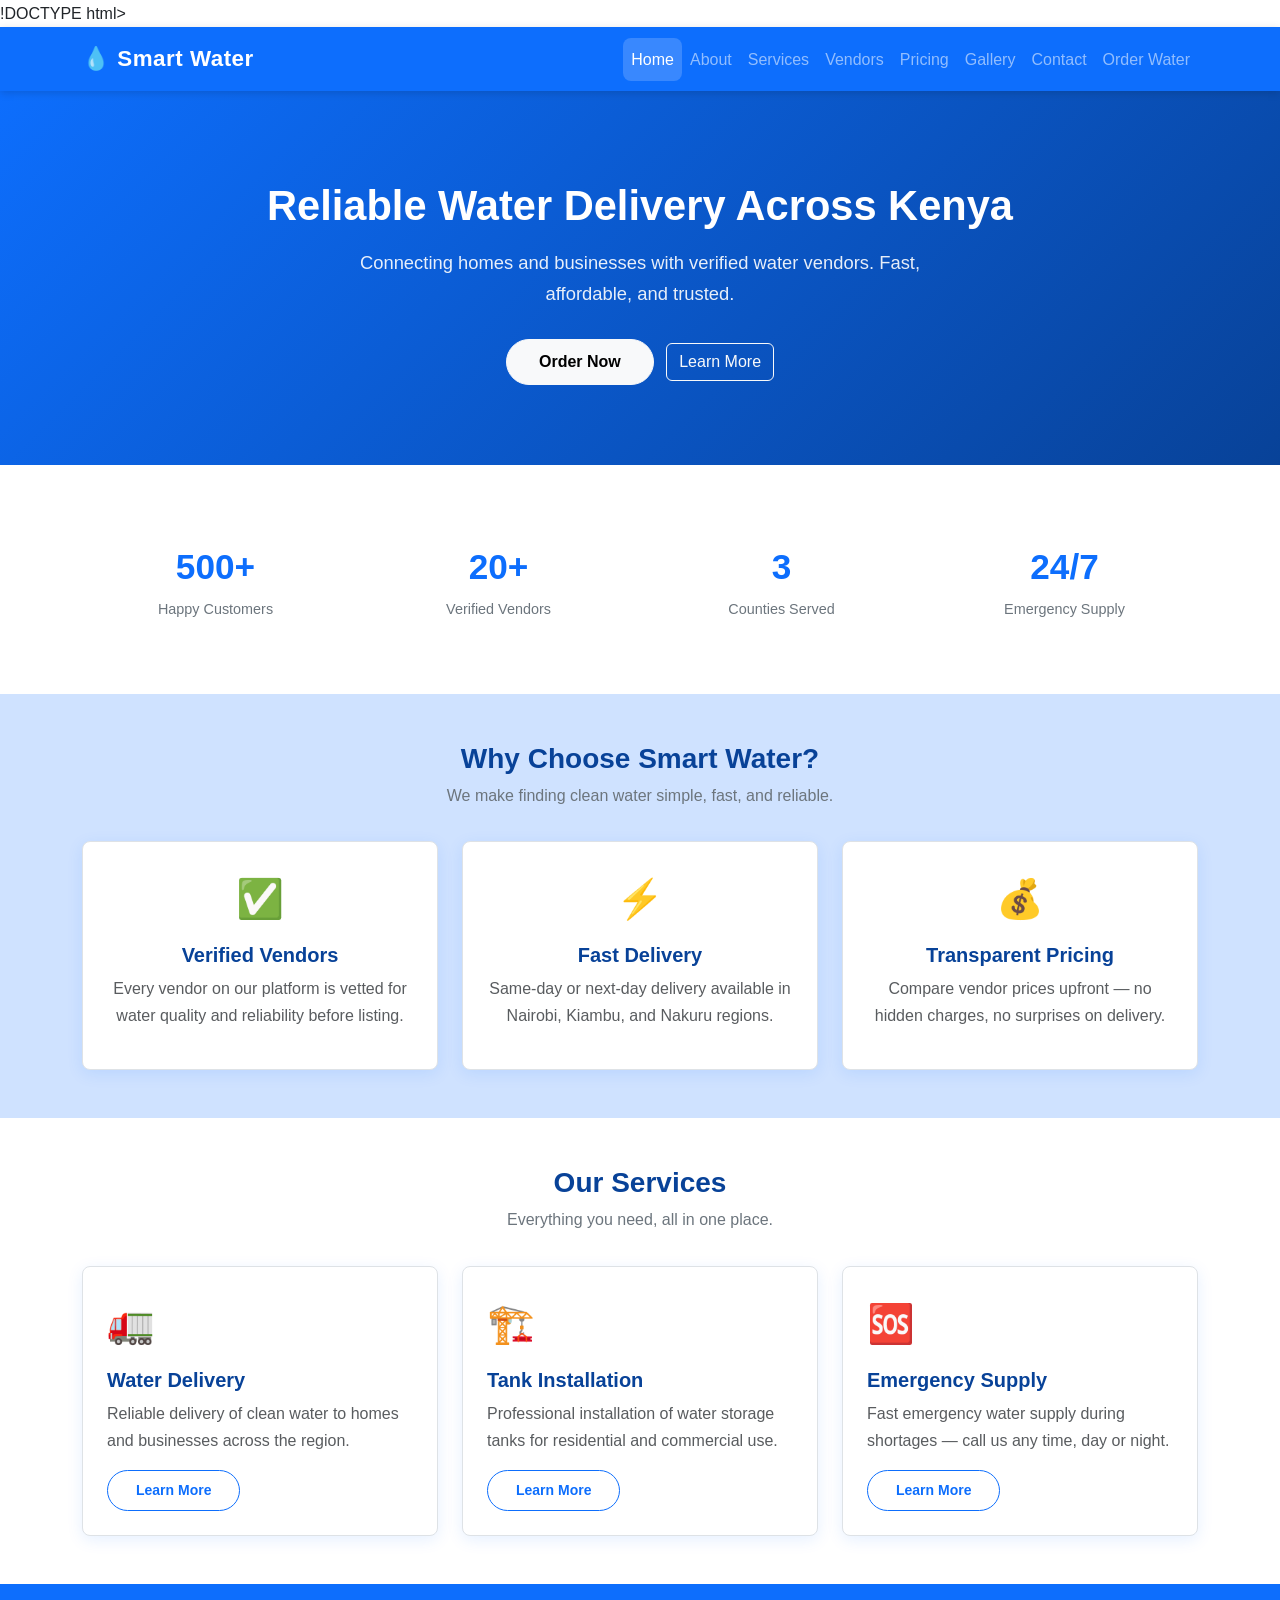
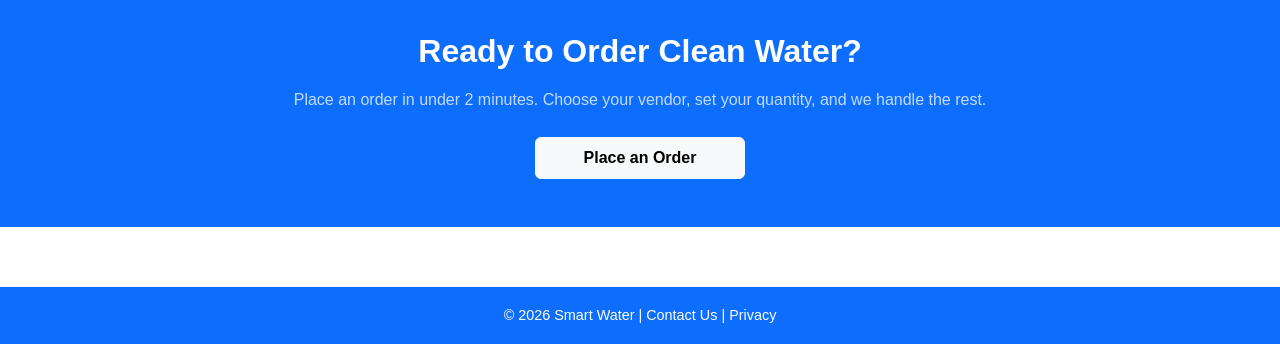
<file: index.html>
!DOCTYPE html>
<html lang="en">
<head>
    <meta charset="UTF-8">
    <meta name="viewport" content="width=device-width, initial-scale=1.0">
    <title>Smart Water – Reliable Water Delivery in Kenya</title>
 
    <link href="https://cdn.jsdelivr.net/npm/bootstrap@5.3.7/dist/css/bootstrap.min.css" rel="stylesheet">
    <link rel="stylesheet" href="css/style.css">
</head>
<body>
 
<!-- ===== NAVIGATION ===== -->
<nav class="navbar navbar-expand-lg navbar-dark bg-primary">
    <div class="container">
        <a class="navbar-brand" href="index.html">💧 Smart Water</a>
 
        <button class="navbar-toggler" type="button"
                data-bs-toggle="collapse" data-bs-target="#navbarNav"
                aria-controls="navbarNav" aria-expanded="false"
                aria-label="Toggle navigation">
            <span class="navbar-toggler-icon"></span>
        </button>
 
        <div class="collapse navbar-collapse" id="navbarNav">
            <ul class="navbar-nav ms-auto">
                <li class="nav-item"><a class="nav-link active" aria-current="page" href="index.html">Home</a></li>
                <li class="nav-item"><a class="nav-link" href="about.html">About</a></li>
                <li class="nav-item"><a class="nav-link" href="services.html">Services</a></li>
                <li class="nav-item"><a class="nav-link" href="vendors.html">Vendors</a></li>
                <li class="nav-item"><a class="nav-link" href="pricing.html">Pricing</a></li>
                <li class="nav-item"><a class="nav-link" href="gallery.html">Gallery</a></li>
                <li class="nav-item"><a class="nav-link" href="contact.html">Contact</a></li>
                <li class="nav-item"><a class="nav-link" href="order.html">Order Water</a></li>
            </ul>
        </div>
    </div>
</nav>
 
<!-- ===== HERO ===== -->
<section class="hero">
    <div class="container">
        <h1>Reliable Water Delivery Across Kenya</h1>
        <p>Connecting homes and businesses with verified water vendors. Fast, affordable, and trusted.</p>
        <a href="order.html" class="btn btn-light me-2">Order Now</a>
        <a href="about.html" class="btn btn-outline-light">Learn More</a>
    </div>
</section>
 
<!-- ===== STATS ===== -->
<section class="container py-5">
    <div class="row text-center g-3">
        <div class="col-6 col-md-3">
            <div class="stat-box">
                <span class="stat-number">500+</span>
                <span class="stat-label">Happy Customers</span>
            </div>
        </div>
        <div class="col-6 col-md-3">
            <div class="stat-box">
                <span class="stat-number">20+</span>
                <span class="stat-label">Verified Vendors</span>
            </div>
        </div>
        <div class="col-6 col-md-3">
            <div class="stat-box">
                <span class="stat-number">3</span>
                <span class="stat-label">Counties Served</span>
            </div>
        </div>
        <div class="col-6 col-md-3">
            <div class="stat-box">
                <span class="stat-number">24/7</span>
                <span class="stat-label">Emergency Supply</span>
            </div>
        </div>
    </div>
</section>
 
<!-- ===== WHY CHOOSE US ===== -->
<section class="bg-blue-light py-5">
    <div class="container">
        <h2 class="section-title text-center">Why Choose Smart Water?</h2>
        <p class="section-subtitle text-center">
            We make finding clean water simple, fast, and reliable.
        </p>
        <div class="row g-4 justify-content-center">
            <div class="col-md-4">
                <div class="card h-100">
                    <div class="card-body text-center p-4">
                        <span class="service-icon">✅</span>
                        <h5>Verified Vendors</h5>
                        <p class="text-muted">Every vendor on our platform is vetted for water quality and reliability before listing.</p>
                    </div>
                </div>
            </div>
            <div class="col-md-4">
                <div class="card h-100">
                    <div class="card-body text-center p-4">
                        <span class="service-icon">⚡</span>
                        <h5>Fast Delivery</h5>
                        <p class="text-muted">Same-day or next-day delivery available in Nairobi, Kiambu, and Nakuru regions.</p>
                    </div>
                </div>
            </div>
            <div class="col-md-4">
                <div class="card h-100">
                    <div class="card-body text-center p-4">
                        <span class="service-icon">💰</span>
                        <h5>Transparent Pricing</h5>
                        <p class="text-muted">Compare vendor prices upfront — no hidden charges, no surprises on delivery.</p>
                    </div>
                </div>
            </div>
        </div>
    </div>
</section>
 
<!-- ===== SERVICES OVERVIEW ===== -->
<section class="container py-5">
    <h2 class="section-title text-center">Our Services</h2>
    <p class="section-subtitle text-center">Everything you need, all in one place.</p>
 
    <div class="row g-4">
        <div class="col-md-4">
            <div class="card h-100">
                <div class="card-body p-4">
                    <span class="service-icon">🚛</span>
                    <h5>Water Delivery</h5>
                    <p class="text-muted">Reliable delivery of clean water to homes and businesses across the region.</p>
                    <a href="services.html" class="btn btn-outline-primary btn-sm">Learn More</a>
                </div>
            </div>
        </div>
 
        <div class="col-md-4">
            <div class="card h-100">
                <div class="card-body p-4">
                    <span class="service-icon">🏗️</span>
                    <h5>Tank Installation</h5>
                    <p class="text-muted">Professional installation of water storage tanks for residential and commercial use.</p>
                    <a href="services.html" class="btn btn-outline-primary btn-sm">Learn More</a>
                </div>
            </div>
        </div>
 
        <div class="col-md-4">
            <div class="card h-100">
                <div class="card-body p-4">
                    <span class="service-icon">🆘</span>
                    <h5>Emergency Supply</h5>
                    <p class="text-muted">Fast emergency water supply during shortages — call us any time, day or night.</p>
                    <a href="services.html" class="btn btn-outline-primary btn-sm">Learn More</a>
                </div>
            </div>
        </div>
    </div>
</section>
 
<!-- ===== CALL TO ACTION ===== -->
<section class="bg-primary text-white text-center py-5">
    <div class="container">
        <h2 class="fw-bold mb-3">Ready to Order Clean Water?</h2>
        <p class="mb-4 opacity-75">Place an order in under 2 minutes. Choose your vendor, set your quantity, and we handle the rest.</p>
        <a href="order.html" class="btn btn-light px-5 py-2 fw-semibold">Place an Order</a>
    </div>
</section>
 
<!-- ===== FOOTER ===== -->
<footer class="bg-primary text-white text-center p-3">
    <p>&copy; 2026 Smart Water | <a href="contact.html" class="text-white">Contact Us</a> | <a href="privacy.html" class="text-white">Privacy</a></p>
</footer>
 
<script src="https://cdn.jsdelivr.net/npm/bootstrap@5.3.7/dist/js/bootstrap.bundle.min.js"></script>
<script src="js/script.js"></script>
</body>
</html>
</file>
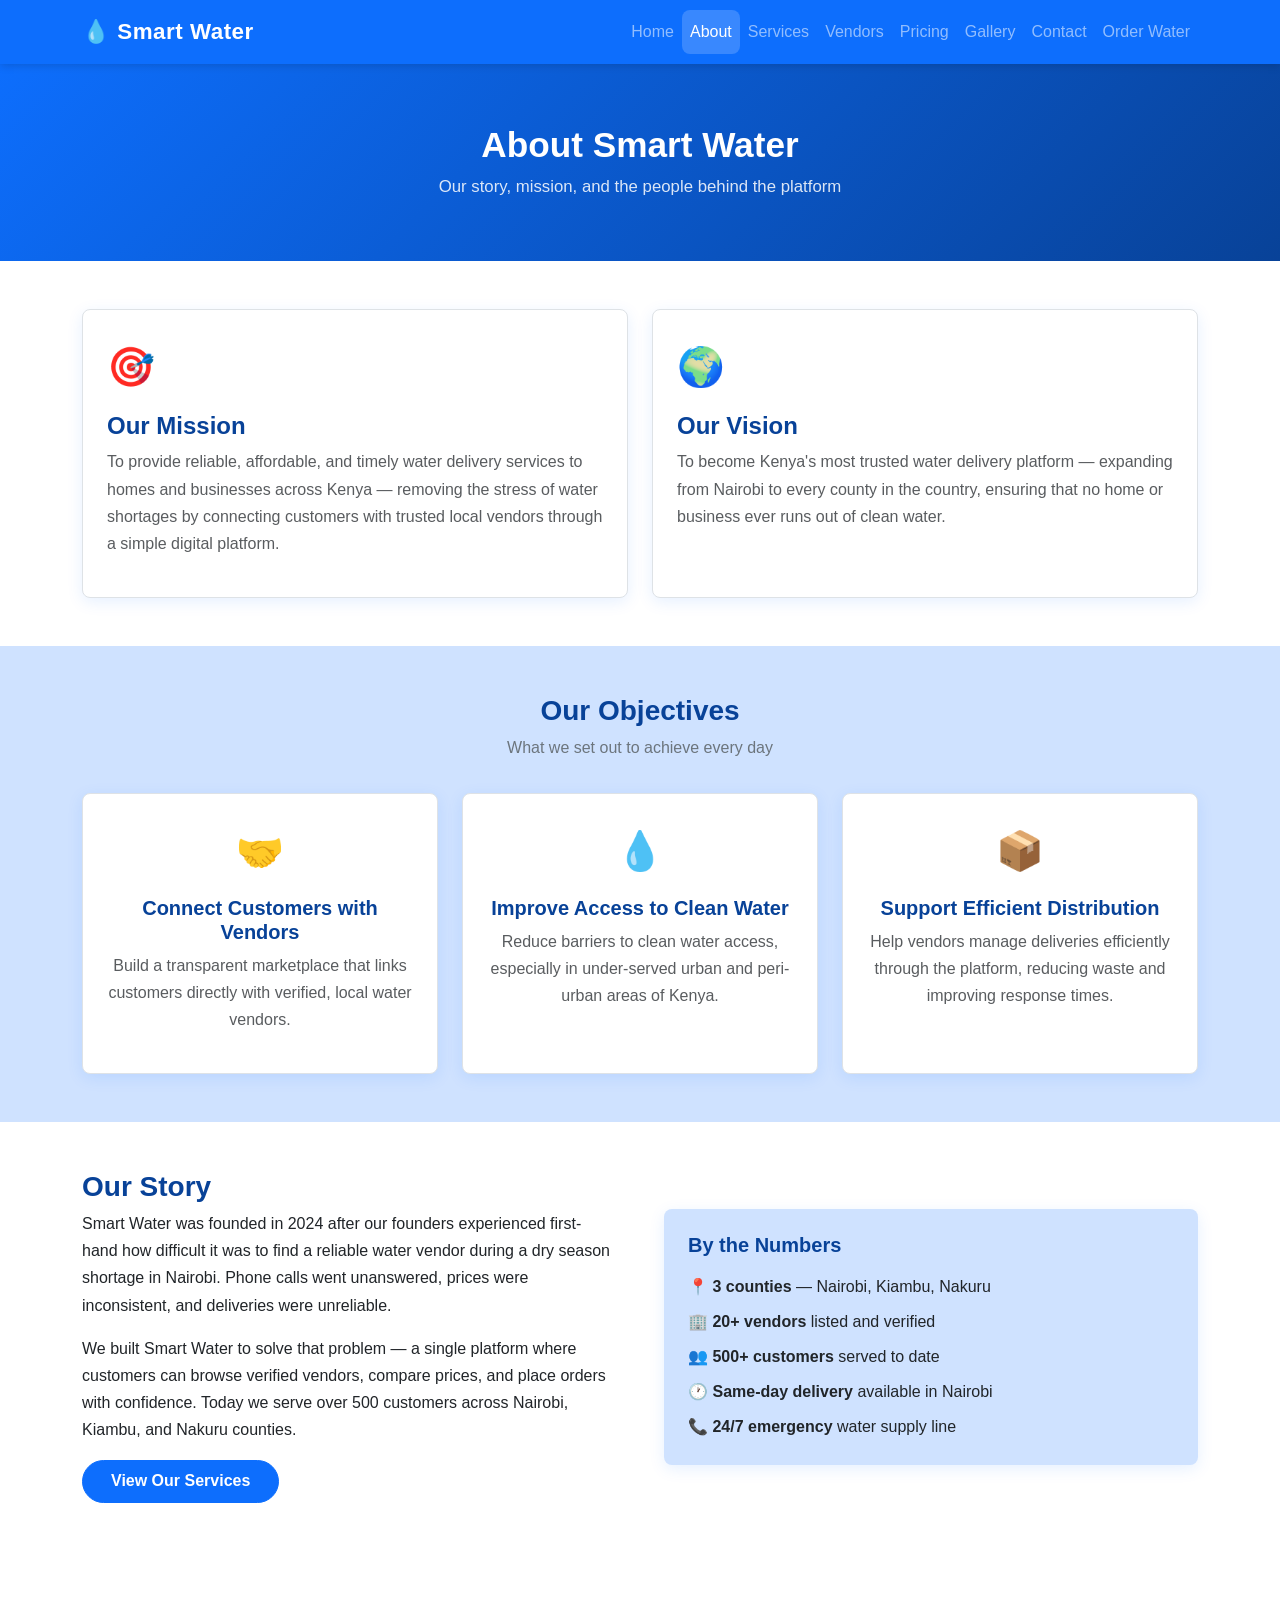
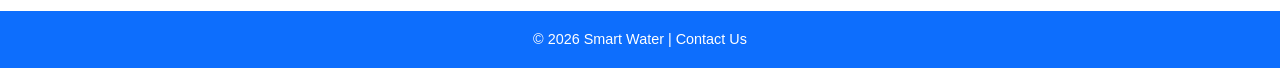
<file: about.html>
<!DOCTYPE html>
<html lang="en">
<head>
    <meta charset="UTF-8">
    <meta name="viewport" content="width=device-width, initial-scale=1.0">
    <title>About – Smart Water</title>

    <link href="https://cdn.jsdelivr.net/npm/bootstrap@5.3.7/dist/css/bootstrap.min.css" rel="stylesheet">
    <link rel="stylesheet" href="css/style.css">
</head>
<body>

<!-- ===== NAVIGATION ===== -->
<nav class="navbar navbar-expand-lg navbar-dark bg-primary">
    <div class="container">
        <a class="navbar-brand" href="index.html">💧 Smart Water</a>

        <button class="navbar-toggler" type="button"
                data-bs-toggle="collapse" data-bs-target="#navbarNav"
                aria-controls="navbarNav" aria-expanded="false"
                aria-label="Toggle navigation">
            <span class="navbar-toggler-icon"></span>
        </button>

        <div class="collapse navbar-collapse" id="navbarNav">
            <ul class="navbar-nav ms-auto">
                <li class="nav-item"><a class="nav-link" href="index.html">Home</a></li>
                <li class="nav-item"><a class="nav-link active" aria-current="page" href="about.html">About</a></li>
                <li class="nav-item"><a class="nav-link" href="services.html">Services</a></li>
                <li class="nav-item"><a class="nav-link" href="vendors.html">Vendors</a></li>
                <li class="nav-item"><a class="nav-link" href="pricing.html">Pricing</a></li>
                <li class="nav-item"><a class="nav-link" href="gallery.html">Gallery</a></li>
                <li class="nav-item"><a class="nav-link" href="contact.html">Contact</a></li>
                <li class="nav-item"><a class="nav-link" href="order.html">Order Water</a></li>
            </ul>
        </div>
    </div>
</nav>

<!-- ===== PAGE HEADER ===== -->
<section class="page-header">
    <div class="container">
        <h1>About Smart Water</h1>
        <p>Our story, mission, and the people behind the platform</p>
    </div>
</section>

<!-- ===== MISSION & VISION ===== -->
<section class="container py-5">
    <div class="row g-4 align-items-stretch">

        <div class="col-md-6">
            <div class="card h-100">
                <div class="card-body p-4">
                    <span class="service-icon">🎯</span>
                    <h4>Our Mission</h4>
                    <p class="text-muted">
                        To provide reliable, affordable, and timely water delivery services
                        to homes and businesses across Kenya — removing the stress of water
                        shortages by connecting customers with trusted local vendors through
                        a simple digital platform.
                    </p>
                </div>
            </div>
        </div>

        <div class="col-md-6">
            <div class="card h-100">
                <div class="card-body p-4">
                    <span class="service-icon">🌍</span>
                    <h4>Our Vision</h4>
                    <p class="text-muted">
                        To become Kenya's most trusted water delivery platform — expanding
                        from Nairobi to every county in the country, ensuring that no home or
                        business ever runs out of clean water.
                    </p>
                </div>
            </div>
        </div>

    </div>
</section>

<!-- ===== OBJECTIVES ===== -->
<section class="bg-blue-light py-5">
    <div class="container">
        <h2 class="section-title text-center">Our Objectives</h2>
        <p class="section-subtitle text-center">What we set out to achieve every day</p>

        <div class="row g-4">
            <div class="col-md-4">
                <div class="card h-100">
                    <div class="card-body p-4 text-center">
                        <span class="service-icon">🤝</span>
                        <h5>Connect Customers with Vendors</h5>
                        <p class="text-muted">Build a transparent marketplace that links customers directly with verified, local water vendors.</p>
                    </div>
                </div>
            </div>
            <div class="col-md-4">
                <div class="card h-100">
                    <div class="card-body p-4 text-center">
                        <span class="service-icon">💧</span>
                        <h5>Improve Access to Clean Water</h5>
                        <p class="text-muted">Reduce barriers to clean water access, especially in under-served urban and peri-urban areas of Kenya.</p>
                    </div>
                </div>
            </div>
            <div class="col-md-4">
                <div class="card h-100">
                    <div class="card-body p-4 text-center">
                        <span class="service-icon">📦</span>
                        <h5>Support Efficient Distribution</h5>
                        <p class="text-muted">Help vendors manage deliveries efficiently through the platform, reducing waste and improving response times.</p>
                    </div>
                </div>
            </div>
        </div>
    </div>
</section>

<!-- ===== OUR STORY ===== -->
<section class="container py-5">
    <div class="row align-items-center g-5">
        <div class="col-md-6">
            <h2 class="section-title">Our Story</h2>
            <p>
                Smart Water was founded in 2024 after our founders experienced first-hand
                how difficult it was to find a reliable water vendor during a dry season
                shortage in Nairobi. Phone calls went unanswered, prices were inconsistent,
                and deliveries were unreliable.
            </p>
            <p>
                We built Smart Water to solve that problem — a single platform where
                customers can browse verified vendors, compare prices, and place orders
                with confidence. Today we serve over 500 customers across Nairobi,
                Kiambu, and Nakuru counties.
            </p>
            <a href="services.html" class="btn btn-primary">View Our Services</a>
        </div>
        <div class="col-md-6">
            <div class="card bg-blue-light border-0">
                <div class="card-body p-4">
                    <h5 class="text-blue-dark fw-bold mb-3">By the Numbers</h5>
                    <ul class="list-unstyled mb-0">
                        <li class="mb-2">📍 <strong>3 counties</strong> — Nairobi, Kiambu, Nakuru</li>
                        <li class="mb-2">🏢 <strong>20+ vendors</strong> listed and verified</li>
                        <li class="mb-2">👥 <strong>500+ customers</strong> served to date</li>
                        <li class="mb-2">🕐 <strong>Same-day delivery</strong> available in Nairobi</li>
                        <li>📞 <strong>24/7 emergency</strong> water supply line</li>
                    </ul>
                </div>
            </div>
        </div>
    </div>
</section>

<!-- ===== FOOTER ===== -->
<footer class="bg-primary text-white text-center p-3">
    <p>&copy; 2026 Smart Water | <a href="contact.html" class="text-white">Contact Us</a></p>
</footer>

<script src="https://cdn.jsdelivr.net/npm/bootstrap@5.3.7/dist/js/bootstrap.bundle.min.js"></script>
<script src="js/script.js"></script>
</body>
</html>
</file>
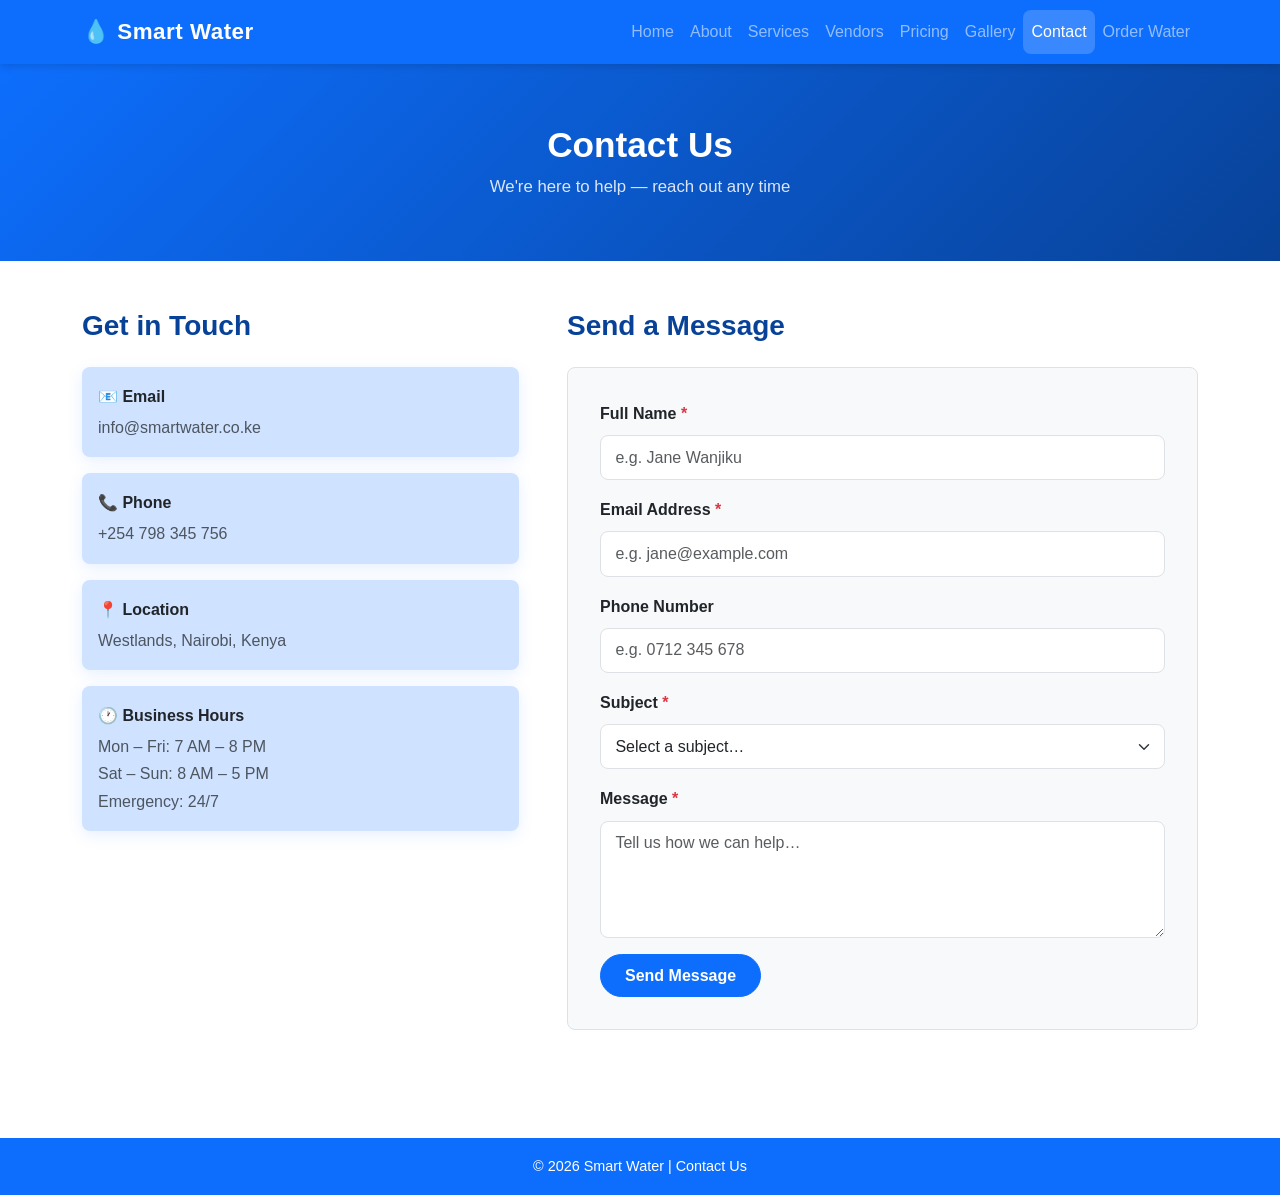
<file: contact.html>
<!DOCTYPE html>
<html lang="en">
<head>
    <meta charset="UTF-8">
    <meta name="viewport" content="width=device-width, initial-scale=1.0">
    <title>Contact – Smart Water</title>

    <link href="https://cdn.jsdelivr.net/npm/bootstrap@5.3.7/dist/css/bootstrap.min.css" rel="stylesheet">
    <link rel="stylesheet" href="css/style.css">
</head>
<body>

<!-- ===== NAVIGATION ===== -->
<nav class="navbar navbar-expand-lg navbar-dark bg-primary">
    <div class="container">
        <a class="navbar-brand" href="index.html">💧 Smart Water</a>

        <button class="navbar-toggler" type="button"
                data-bs-toggle="collapse" data-bs-target="#navbarNav"
                aria-controls="navbarNav" aria-expanded="false"
                aria-label="Toggle navigation">
            <span class="navbar-toggler-icon"></span>
        </button>

        <div class="collapse navbar-collapse" id="navbarNav">
            <ul class="navbar-nav ms-auto">
                <li class="nav-item"><a class="nav-link" href="index.html">Home</a></li>
                <li class="nav-item"><a class="nav-link" href="about.html">About</a></li>
                <li class="nav-item"><a class="nav-link" href="services.html">Services</a></li>
                <li class="nav-item"><a class="nav-link" href="vendors.html">Vendors</a></li>
                <li class="nav-item"><a class="nav-link" href="pricing.html">Pricing</a></li>
                <li class="nav-item"><a class="nav-link" href="gallery.html">Gallery</a></li>
                <li class="nav-item"><a class="nav-link active" aria-current="page" href="contact.html">Contact</a></li>
                <li class="nav-item"><a class="nav-link" href="order.html">Order Water</a></li>
            </ul>
        </div>
    </div>
</nav>

<!-- ===== PAGE HEADER ===== -->
<section class="page-header">
    <div class="container">
        <h1>Contact Us</h1>
        <p>We're here to help — reach out any time</p>
    </div>
</section>

<!-- ===== CONTACT INFO + FORM ===== -->
<section class="container py-5">
    <div class="row g-5">

        <!-- Contact details column -->
        <div class="col-md-5">
            <h3 class="section-title mb-4">Get in Touch</h3>

            <div class="card border-0 bg-blue-light mb-3">
                <div class="card-body p-3">
                    <p class="mb-1"><strong>📧 Email</strong></p>
                    <p class="mb-0 text-muted">info@smartwater.co.ke</p>
                </div>
            </div>

            <div class="card border-0 bg-blue-light mb-3">
                <div class="card-body p-3">
                    <p class="mb-1"><strong>📞 Phone</strong></p>
                    <p class="mb-0 text-muted">+254 798 345 756</p>
                </div>
            </div>

            <div class="card border-0 bg-blue-light mb-3">
                <div class="card-body p-3">
                    <p class="mb-1"><strong>📍 Location</strong></p>
                    <p class="mb-0 text-muted">Westlands, Nairobi, Kenya</p>
                </div>
            </div>

            <div class="card border-0 bg-blue-light">
                <div class="card-body p-3">
                    <p class="mb-1"><strong>🕐 Business Hours</strong></p>
                    <p class="mb-0 text-muted">Mon – Fri: 7 AM – 8 PM<br>Sat – Sun: 8 AM – 5 PM<br>Emergency: 24/7</p>
                </div>
            </div>
        </div>

        <!-- Form column -->
        <div class="col-md-7">
            <h3 class="section-title mb-4">Send a Message</h3>

            <!-- Feedback alert (shown by JS) -->
            <div id="form-feedback" class="alert" role="alert"></div>

            <form id="contactForm" class="custom-form" novalidate>

                <div class="mb-3">
                    <label for="contactName" class="form-label fw-semibold">Full Name <span class="text-danger">*</span></label>
                    <input type="text" class="form-control" id="contactName"
                           placeholder="e.g. Jane Wanjiku" required>
                    <div class="invalid-feedback">Please enter your full name.</div>
                </div>

                <div class="mb-3">
                    <label for="contactEmail" class="form-label fw-semibold">Email Address <span class="text-danger">*</span></label>
                    <input type="email" class="form-control" id="contactEmail"
                           placeholder="e.g. jane@example.com" required>
                    <div class="invalid-feedback">Please enter a valid email address.</div>
                </div>

                <div class="mb-3">
                    <label for="contactPhone" class="form-label fw-semibold">Phone Number</label>
                    <input type="tel" class="form-control" id="contactPhone"
                           placeholder="e.g. 0712 345 678">
                    <div class="invalid-feedback">Enter a valid Kenyan phone number (07XX or 01XX).</div>
                </div>

                <div class="mb-3">
                    <label for="contactSubject" class="form-label fw-semibold">Subject <span class="text-danger">*</span></label>
                    <select class="form-select" id="contactSubject" required>
                        <option value="">Select a subject…</option>
                        <option>Water Delivery Inquiry</option>
                        <option>Tank Installation</option>
                        <option>Vendor Registration</option>
                        <option>Emergency Supply</option>
                        <option>Other</option>
                    </select>
                    <div class="invalid-feedback">Please select a subject.</div>
                </div>

                <div class="mb-3">
                    <label for="contactMessage" class="form-label fw-semibold">Message <span class="text-danger">*</span></label>
                    <textarea class="form-control" id="contactMessage" rows="4"
                              placeholder="Tell us how we can help…" required minlength="10"></textarea>
                    <div class="invalid-feedback">Message must be at least 10 characters.</div>
                </div>

                <button type="submit" class="btn btn-primary px-4" id="contactSubmitBtn">
                    Send Message
                </button>

            </form>
        </div>

    </div>
</section>

<!-- ===== FOOTER ===== -->
<footer class="bg-primary text-white text-center p-3">
    <p>&copy; 2026 Smart Water | <a href="contact.html" class="text-white">Contact Us</a></p>
</footer>

<script src="https://cdn.jsdelivr.net/npm/bootstrap@5.3.7/dist/js/bootstrap.bundle.min.js"></script>
<script src="js/script.js"></script>
</body>
</html>
</file>
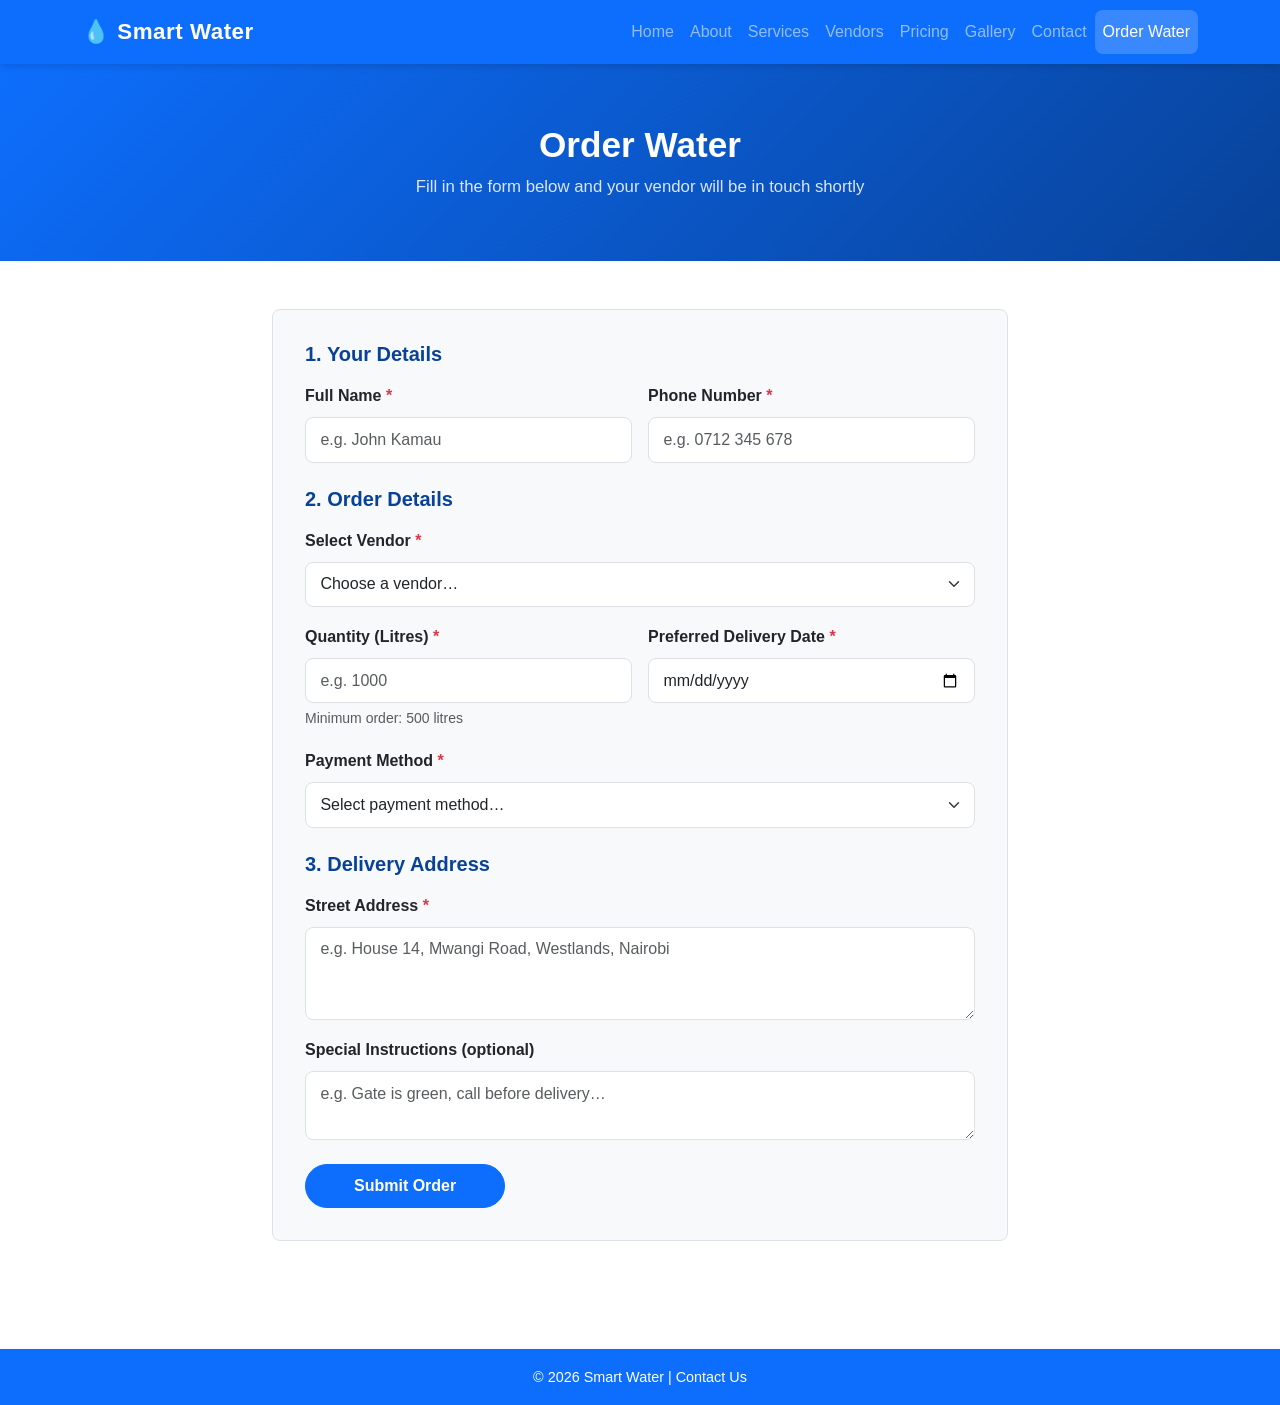
<file: order.html>
<!DOCTYPE html>
<html lang="en">
<head>
    <meta charset="UTF-8">
    <meta name="viewport" content="width=device-width, initial-scale=1.0">
    <title>Order Water – Smart Water</title>

    <link href="https://cdn.jsdelivr.net/npm/bootstrap@5.3.7/dist/css/bootstrap.min.css" rel="stylesheet">
    <link rel="stylesheet" href="css/style.css">
</head>
<body>

<!-- ===== NAVIGATION ===== -->
<nav class="navbar navbar-expand-lg navbar-dark bg-primary">
    <div class="container">
        <a class="navbar-brand" href="index.html">💧 Smart Water</a>

        <button class="navbar-toggler" type="button"
                data-bs-toggle="collapse" data-bs-target="#navbarNav"
                aria-controls="navbarNav" aria-expanded="false"
                aria-label="Toggle navigation">
            <span class="navbar-toggler-icon"></span>
        </button>

        <div class="collapse navbar-collapse" id="navbarNav">
            <ul class="navbar-nav ms-auto">
                <li class="nav-item"><a class="nav-link" href="index.html">Home</a></li>
                <li class="nav-item"><a class="nav-link" href="about.html">About</a></li>
                <li class="nav-item"><a class="nav-link" href="services.html">Services</a></li>
                <li class="nav-item"><a class="nav-link" href="vendors.html">Vendors</a></li>
                <li class="nav-item"><a class="nav-link" href="pricing.html">Pricing</a></li>
                <li class="nav-item"><a class="nav-link" href="gallery.html">Gallery</a></li>
                <li class="nav-item"><a class="nav-link" href="contact.html">Contact</a></li>
                <li class="nav-item"><a class="nav-link active" aria-current="page" href="order.html">Order Water</a></li>
            </ul>
        </div>
    </div>
</nav>

<!-- ===== PAGE HEADER ===== -->
<section class="page-header">
    <div class="container">
        <h1>Order Water</h1>
        <p>Fill in the form below and your vendor will be in touch shortly</p>
    </div>
</section>

<!-- ===== ORDER FORM ===== -->
<section class="container py-5">
    <div class="row justify-content-center">
        <div class="col-lg-8">

            <!-- Feedback alert (shown by JS) -->
            <div id="order-feedback" class="alert" role="alert" style="display:none;"></div>

            <form id="orderForm" class="custom-form" novalidate>

                <h5 class="fw-bold text-blue-dark mb-3">1. Your Details</h5>

                <div class="row g-3 mb-3">
                    <div class="col-md-6">
                        <label for="orderName" class="form-label fw-semibold">Full Name <span class="text-danger">*</span></label>
                        <input type="text" class="form-control" id="orderName"
                               placeholder="e.g. John Kamau" required>
                        <div class="invalid-feedback">Please enter your full name.</div>
                    </div>
                    <div class="col-md-6">
                        <label for="orderPhone" class="form-label fw-semibold">Phone Number <span class="text-danger">*</span></label>
                        <input type="tel" class="form-control" id="orderPhone"
                               placeholder="e.g. 0712 345 678" required>
                        <div class="invalid-feedback">Enter a valid Kenyan phone number (07XX or 01XX).</div>
                    </div>
                </div>

                <h5 class="fw-bold text-blue-dark mb-3 mt-4">2. Order Details</h5>

                <div class="mb-3">
                    <label for="orderVendor" class="form-label fw-semibold">Select Vendor <span class="text-danger">*</span></label>
                    <select class="form-select" id="orderVendor" required>
                        <option value="">Choose a vendor…</option>
                        <option>Aqua Fresh – Nairobi (KES 500/1000L)</option>
                        <option>Blue Springs – Kiambu (KES 550/1000L)</option>
                        <option>Pure Water Ltd – Nakuru (KES 480/1000L)</option>
                        <option>Crystal Clear Kenya – Nairobi (KES 520/1000L)</option>
                        <option>Maji Safi Distributors – Kiambu (KES 490/1000L)</option>
                    </select>
                    <div class="invalid-feedback">Please select a vendor.</div>
                </div>

                <div class="row g-3 mb-3">
                    <div class="col-md-6">
                        <label for="orderQuantity" class="form-label fw-semibold">Quantity (Litres) <span class="text-danger">*</span></label>
                        <input type="number" class="form-control" id="orderQuantity"
                               placeholder="e.g. 1000" min="500" step="500" required>
                        <div class="form-text text-muted">Minimum order: 500 litres</div>
                        <div class="invalid-feedback">Enter a quantity of at least 500 litres.</div>
                    </div>
                    <div class="col-md-6">
                        <label for="orderDate" class="form-label fw-semibold">Preferred Delivery Date <span class="text-danger">*</span></label>
                        <input type="date" class="form-control" id="orderDate" required>
                        <div class="invalid-feedback">Please select a delivery date.</div>
                    </div>
                </div>

                <div class="mb-3">
                    <label for="orderPayment" class="form-label fw-semibold">Payment Method <span class="text-danger">*</span></label>
                    <select class="form-select" id="orderPayment" required>
                        <option value="">Select payment method…</option>
                        <option>M-Pesa</option>
                        <option>Cash on Delivery</option>
                        <option>Bank Transfer</option>
                    </select>
                    <div class="invalid-feedback">Please select a payment method.</div>
                </div>

                <h5 class="fw-bold text-blue-dark mb-3 mt-4">3. Delivery Address</h5>

                <div class="mb-3">
                    <label for="orderAddress" class="form-label fw-semibold">Street Address <span class="text-danger">*</span></label>
                    <textarea class="form-control" id="orderAddress" rows="3"
                              placeholder="e.g. House 14, Mwangi Road, Westlands, Nairobi" required></textarea>
                    <div class="invalid-feedback">Please enter your delivery address.</div>
                </div>

                <div class="mb-4">
                    <label for="orderNotes" class="form-label fw-semibold">Special Instructions (optional)</label>
                    <textarea class="form-control" id="orderNotes" rows="2"
                              placeholder="e.g. Gate is green, call before delivery…"></textarea>
                </div>

                <!-- Price estimate (shown by JS) -->
                <div id="price-estimate" class="alert alert-info" style="display:none;"></div>

                <button type="submit" class="btn btn-primary px-5" id="orderSubmitBtn">
                    Submit Order
                </button>

            </form>

        </div>
    </div>
</section>

<!-- ===== FOOTER ===== -->
<footer class="bg-primary text-white text-center p-3">
    <p>&copy; 2026 Smart Water | <a href="contact.html" class="text-white">Contact Us</a></p>
</footer>

<script src="https://cdn.jsdelivr.net/npm/bootstrap@5.3.7/dist/js/bootstrap.bundle.min.js"></script>
<script src="js/script.js"></script>
</body>
</html>
</file>
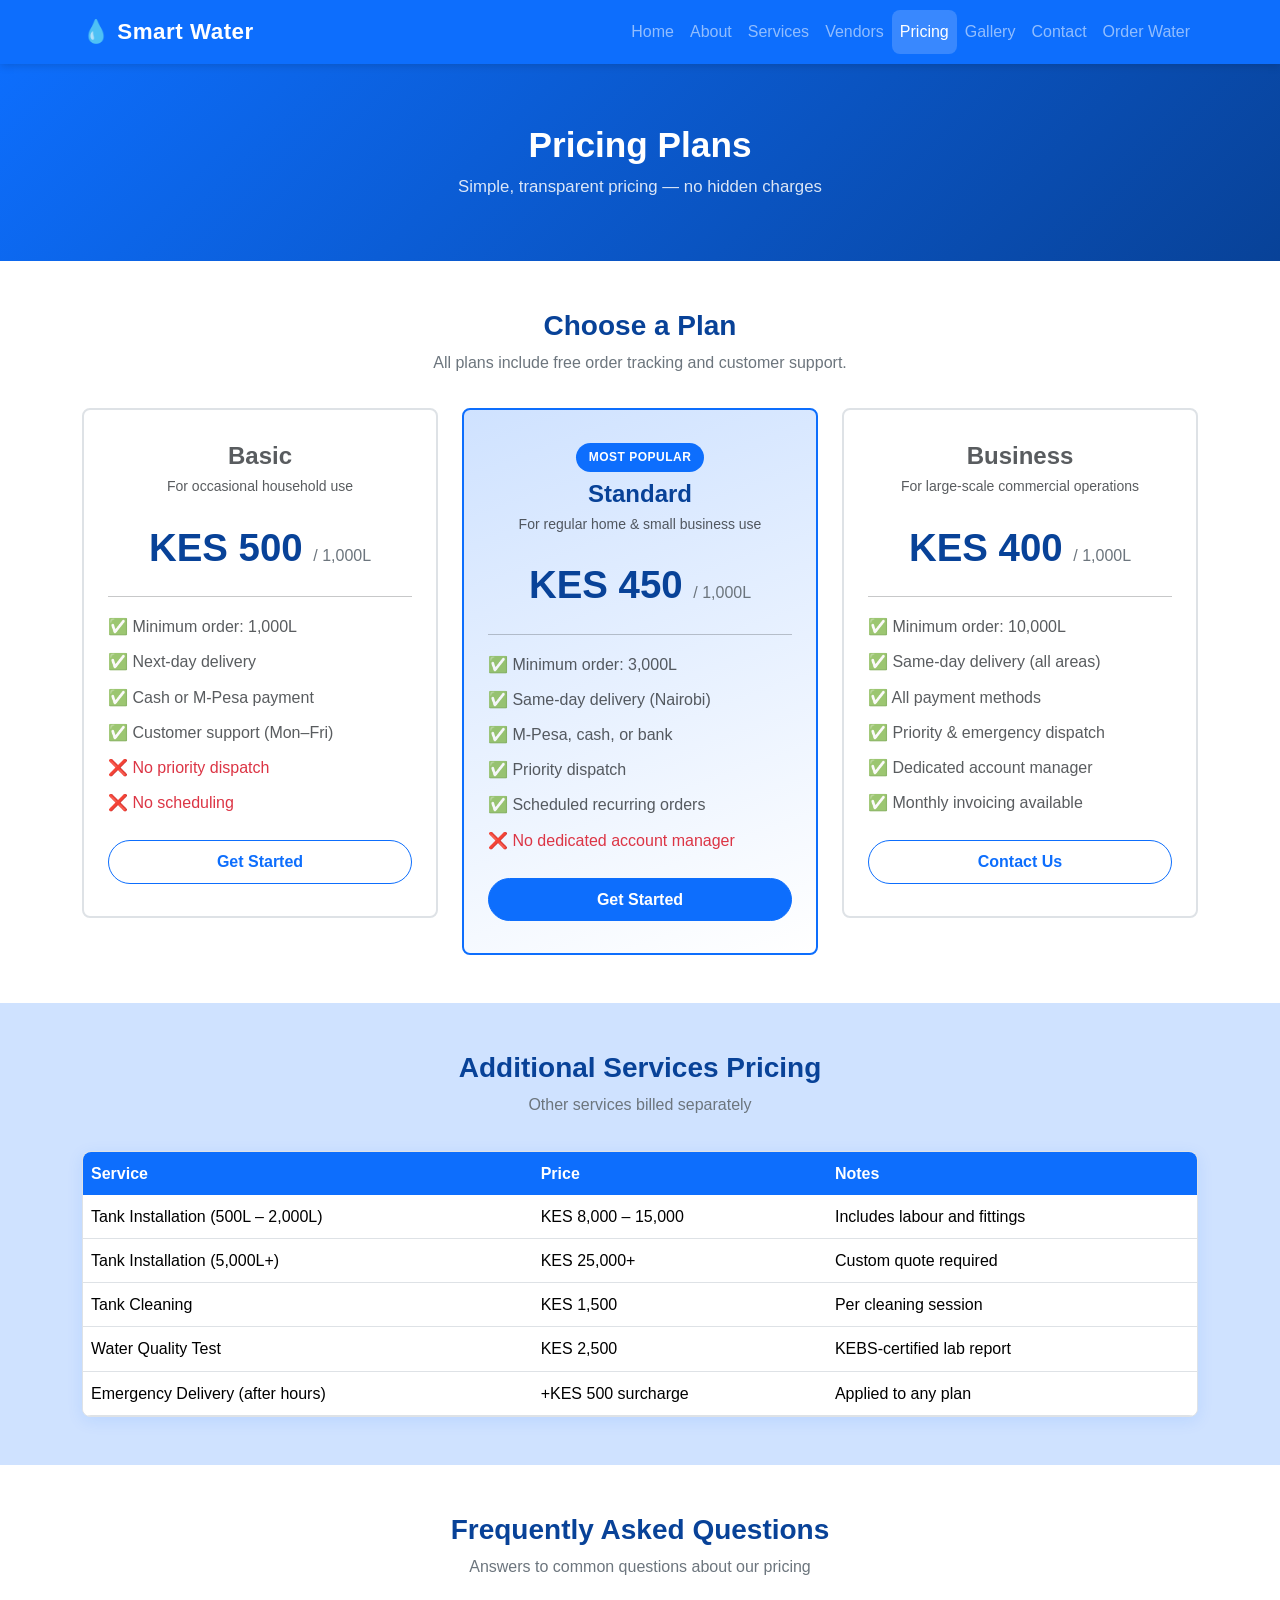
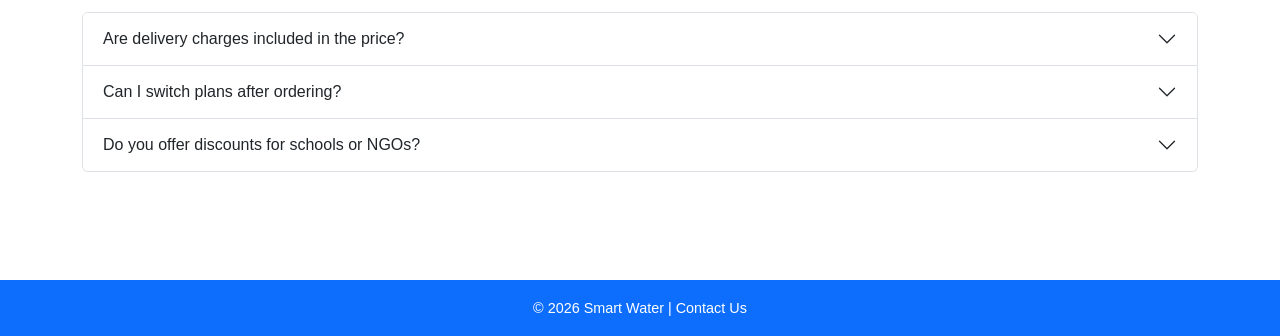
<file: pricing.html>
<!DOCTYPE html>
<html lang="en">
<head>
    <meta charset="UTF-8">
    <meta name="viewport" content="width=device-width, initial-scale=1.0">
    <title>Pricing – Smart Water</title>

    <link href="https://cdn.jsdelivr.net/npm/bootstrap@5.3.7/dist/css/bootstrap.min.css" rel="stylesheet">
    <link rel="stylesheet" href="css/style.css">
</head>
<body>

<!-- ===== NAVIGATION ===== -->
<nav class="navbar navbar-expand-lg navbar-dark bg-primary">
    <div class="container">
        <a class="navbar-brand" href="index.html">💧 Smart Water</a>

        <button class="navbar-toggler" type="button"
                data-bs-toggle="collapse" data-bs-target="#navbarNav"
                aria-controls="navbarNav" aria-expanded="false"
                aria-label="Toggle navigation">
            <span class="navbar-toggler-icon"></span>
        </button>

        <div class="collapse navbar-collapse" id="navbarNav">
            <ul class="navbar-nav ms-auto">
                <li class="nav-item"><a class="nav-link" href="index.html">Home</a></li>
                <li class="nav-item"><a class="nav-link" href="about.html">About</a></li>
                <li class="nav-item"><a class="nav-link" href="services.html">Services</a></li>
                <li class="nav-item"><a class="nav-link" href="vendors.html">Vendors</a></li>
                <li class="nav-item"><a class="nav-link active" aria-current="page" href="pricing.html">Pricing</a></li>
                <li class="nav-item"><a class="nav-link" href="gallery.html">Gallery</a></li>
                <li class="nav-item"><a class="nav-link" href="contact.html">Contact</a></li>
                <li class="nav-item"><a class="nav-link" href="order.html">Order Water</a></li>
            </ul>
        </div>
    </div>
</nav>

<!-- ===== PAGE HEADER ===== -->
<section class="page-header">
    <div class="container">
        <h1>Pricing Plans</h1>
        <p>Simple, transparent pricing — no hidden charges</p>
    </div>
</section>

<!-- ===== PRICING CARDS ===== -->
<section class="container py-5">
    <h2 class="section-title text-center">Choose a Plan</h2>
    <p class="section-subtitle text-center">All plans include free order tracking and customer support.</p>

    <div class="row g-4 justify-content-center">

        <!-- Basic -->
        <div class="col-md-4">
            <div class="pricing-card">
                <h4 class="fw-bold text-muted mb-1">Basic</h4>
                <p class="text-muted small mb-3">For occasional household use</p>
                <div class="price">KES 500 <span>/ 1,000L</span></div>
                <hr>
                <ul class="list-unstyled text-muted text-start mb-4">
                    <li class="mb-2">✅ Minimum order: 1,000L</li>
                    <li class="mb-2">✅ Next-day delivery</li>
                    <li class="mb-2">✅ Cash or M-Pesa payment</li>
                    <li class="mb-2">✅ Customer support (Mon–Fri)</li>
                    <li class="text-danger mb-2">❌ No priority dispatch</li>
                    <li class="text-danger">❌ No scheduling</li>
                </ul>
                <a href="order.html" class="btn btn-outline-primary w-100">Get Started</a>
            </div>
        </div>

        <!-- Standard (popular) -->
        <div class="col-md-4">
            <div class="pricing-card popular">
                <span class="pricing-badge d-inline-block mb-2">Most Popular</span>
                <h4 class="fw-bold text-blue-dark mb-1">Standard</h4>
                <p class="text-muted small mb-3">For regular home &amp; small business use</p>
                <div class="price">KES 450 <span>/ 1,000L</span></div>
                <hr>
                <ul class="list-unstyled text-muted text-start mb-4">
                    <li class="mb-2">✅ Minimum order: 3,000L</li>
                    <li class="mb-2">✅ Same-day delivery (Nairobi)</li>
                    <li class="mb-2">✅ M-Pesa, cash, or bank</li>
                    <li class="mb-2">✅ Priority dispatch</li>
                    <li class="mb-2">✅ Scheduled recurring orders</li>
                    <li class="text-danger">❌ No dedicated account manager</li>
                </ul>
                <a href="order.html" class="btn btn-primary w-100">Get Started</a>
            </div>
        </div>

        <!-- Business -->
        <div class="col-md-4">
            <div class="pricing-card">
                <h4 class="fw-bold text-muted mb-1">Business</h4>
                <p class="text-muted small mb-3">For large-scale commercial operations</p>
                <div class="price">KES 400 <span>/ 1,000L</span></div>
                <hr>
                <ul class="list-unstyled text-muted text-start mb-4">
                    <li class="mb-2">✅ Minimum order: 10,000L</li>
                    <li class="mb-2">✅ Same-day delivery (all areas)</li>
                    <li class="mb-2">✅ All payment methods</li>
                    <li class="mb-2">✅ Priority &amp; emergency dispatch</li>
                    <li class="mb-2">✅ Dedicated account manager</li>
                    <li class="mb-2">✅ Monthly invoicing available</li>
                </ul>
                <a href="contact.html" class="btn btn-outline-primary w-100">Contact Us</a>
            </div>
        </div>

    </div>
</section>

<!-- ===== PRICING TABLE ===== -->
<section class="bg-blue-light py-5">
    <div class="container">
        <h2 class="section-title text-center">Additional Services Pricing</h2>
        <p class="section-subtitle text-center">Other services billed separately</p>

        <div class="card">
            <div class="card-body p-0">
                <div class="table-responsive">
                    <table class="table table-hover mb-0">
                        <thead class="table-primary">
                            <tr>
                                <th scope="col">Service</th>
                                <th scope="col">Price</th>
                                <th scope="col">Notes</th>
                            </tr>
                        </thead>
                        <tbody>
                            <tr>
                                <td>Tank Installation (500L – 2,000L)</td>
                                <td>KES 8,000 – 15,000</td>
                                <td>Includes labour and fittings</td>
                            </tr>
                            <tr>
                                <td>Tank Installation (5,000L+)</td>
                                <td>KES 25,000+</td>
                                <td>Custom quote required</td>
                            </tr>
                            <tr>
                                <td>Tank Cleaning</td>
                                <td>KES 1,500</td>
                                <td>Per cleaning session</td>
                            </tr>
                            <tr>
                                <td>Water Quality Test</td>
                                <td>KES 2,500</td>
                                <td>KEBS-certified lab report</td>
                            </tr>
                            <tr>
                                <td>Emergency Delivery (after hours)</td>
                                <td>+KES 500 surcharge</td>
                                <td>Applied to any plan</td>
                            </tr>
                        </tbody>
                    </table>
                </div>
            </div>
        </div>

    </div>
</section>

<!-- ===== FAQ ===== -->
<section class="container py-5">
    <h2 class="section-title text-center">Frequently Asked Questions</h2>
    <p class="section-subtitle text-center">Answers to common questions about our pricing</p>

    <div class="accordion" id="pricingFAQ">

        <div class="accordion-item">
            <h2 class="accordion-header" id="faq1">
                <button class="accordion-button collapsed" type="button"
                        data-bs-toggle="collapse" data-bs-target="#faqAnswer1"
                        aria-expanded="false">
                    Are delivery charges included in the price?
                </button>
            </h2>
            <div id="faqAnswer1" class="accordion-collapse collapse" data-bs-parent="#pricingFAQ">
                <div class="accordion-body text-muted">
                    Delivery within Nairobi County is free for orders of 3,000L and above.
                    For smaller orders or deliveries outside Nairobi, a delivery charge of
                    KES 200–500 applies depending on distance.
                </div>
            </div>
        </div>

        <div class="accordion-item">
            <h2 class="accordion-header" id="faq2">
                <button class="accordion-button collapsed" type="button"
                        data-bs-toggle="collapse" data-bs-target="#faqAnswer2"
                        aria-expanded="false">
                    Can I switch plans after ordering?
                </button>
            </h2>
            <div id="faqAnswer2" class="accordion-collapse collapse" data-bs-parent="#pricingFAQ">
                <div class="accordion-body text-muted">
                    Yes. Plans are per-order, not subscriptions. You can choose a different
                    plan on your next order at any time.
                </div>
            </div>
        </div>

        <div class="accordion-item">
            <h2 class="accordion-header" id="faq3">
                <button class="accordion-button collapsed" type="button"
                        data-bs-toggle="collapse" data-bs-target="#faqAnswer3"
                        aria-expanded="false">
                    Do you offer discounts for schools or NGOs?
                </button>
            </h2>
            <div id="faqAnswer3" class="accordion-collapse collapse" data-bs-parent="#pricingFAQ">
                <div class="accordion-body text-muted">
                    Yes. We offer a 10% discount on all orders for registered schools, hospitals,
                    and NGOs. Contact us with your registration documents to set this up.
                </div>
            </div>
        </div>

    </div>
</section>

<!-- ===== FOOTER ===== -->
<footer class="bg-primary text-white text-center p-3">
    <p>&copy; 2026 Smart Water | <a href="contact.html" class="text-white">Contact Us</a></p>
</footer>

<script src="https://cdn.jsdelivr.net/npm/bootstrap@5.3.7/dist/js/bootstrap.bundle.min.js"></script>
<script src="js/script.js"></script>
</body>
</html>
</file>
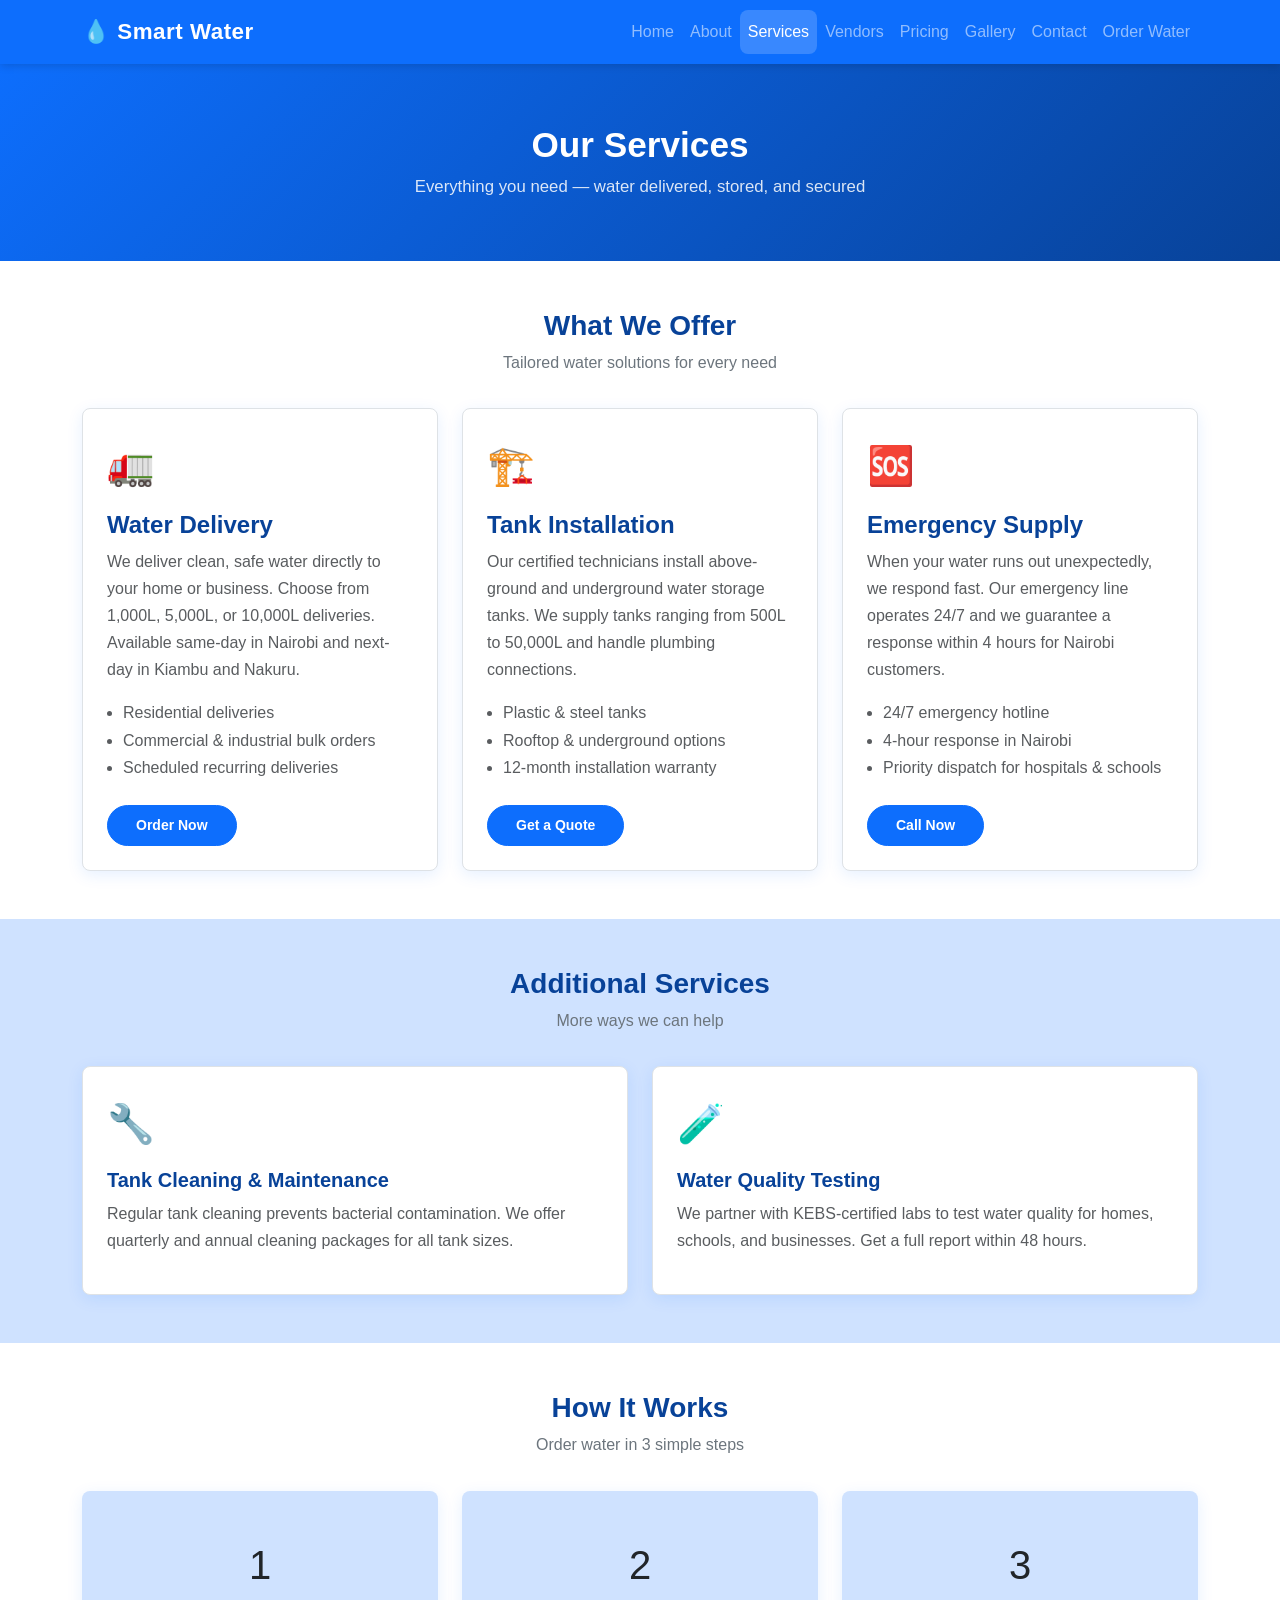
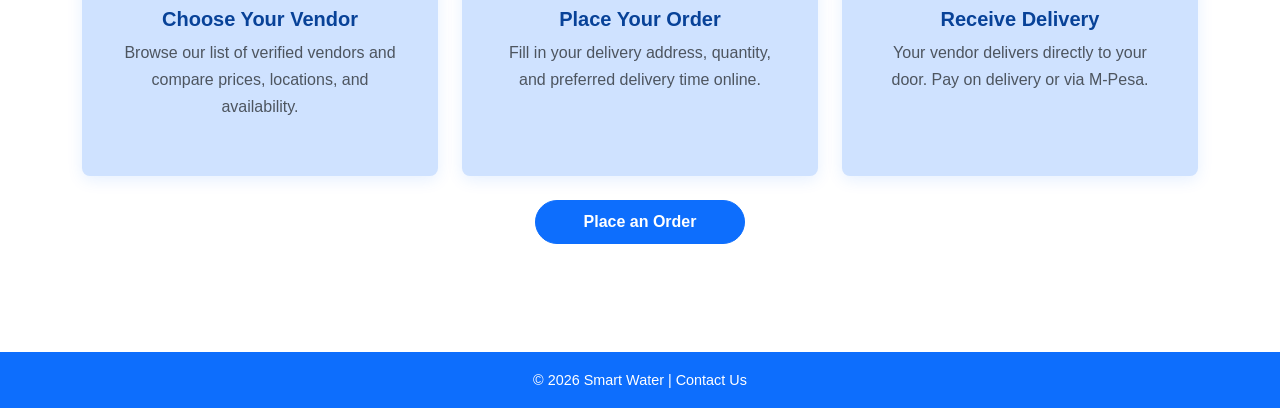
<file: services.html>
<!DOCTYPE html>
<html lang="en">
<head>
    <meta charset="UTF-8">
    <meta name="viewport" content="width=device-width, initial-scale=1.0">
    <title>Services – Smart Water</title>

    <link href="https://cdn.jsdelivr.net/npm/bootstrap@5.3.7/dist/css/bootstrap.min.css" rel="stylesheet">
    <link rel="stylesheet" href="css/style.css">
</head>
<body>

<!-- ===== NAVIGATION ===== -->
<nav class="navbar navbar-expand-lg navbar-dark bg-primary">
    <div class="container">
        <a class="navbar-brand" href="index.html">💧 Smart Water</a>

        <button class="navbar-toggler" type="button"
                data-bs-toggle="collapse" data-bs-target="#navbarNav"
                aria-controls="navbarNav" aria-expanded="false"
                aria-label="Toggle navigation">
            <span class="navbar-toggler-icon"></span>
        </button>

        <div class="collapse navbar-collapse" id="navbarNav">
            <ul class="navbar-nav ms-auto">
                <li class="nav-item"><a class="nav-link" href="index.html">Home</a></li>
                <li class="nav-item"><a class="nav-link" href="about.html">About</a></li>
                <li class="nav-item"><a class="nav-link active" aria-current="page" href="services.html">Services</a></li>
                <li class="nav-item"><a class="nav-link" href="vendors.html">Vendors</a></li>
                <li class="nav-item"><a class="nav-link" href="pricing.html">Pricing</a></li>
                <li class="nav-item"><a class="nav-link" href="gallery.html">Gallery</a></li>
                <li class="nav-item"><a class="nav-link" href="contact.html">Contact</a></li>
                <li class="nav-item"><a class="nav-link" href="order.html">Order Water</a></li>
            </ul>
        </div>
    </div>
</nav>

<!-- ===== PAGE HEADER ===== -->
<section class="page-header">
    <div class="container">
        <h1>Our Services</h1>
        <p>Everything you need — water delivered, stored, and secured</p>
    </div>
</section>

<!-- ===== MAIN SERVICES ===== -->
<section class="container py-5">
    <h2 class="section-title text-center">What We Offer</h2>
    <p class="section-subtitle text-center">Tailored water solutions for every need</p>

    <div class="row g-4">

        <div class="col-md-4">
            <div class="card h-100">
                <div class="card-body p-4">
                    <span class="service-icon">🚛</span>
                    <h4>Water Delivery</h4>
                    <p class="text-muted">
                        We deliver clean, safe water directly to your home or business.
                        Choose from 1,000L, 5,000L, or 10,000L deliveries. Available
                        same-day in Nairobi and next-day in Kiambu and Nakuru.
                    </p>
                    <ul class="text-muted ps-3">
                        <li>Residential deliveries</li>
                        <li>Commercial &amp; industrial bulk orders</li>
                        <li>Scheduled recurring deliveries</li>
                    </ul>
                    <a href="order.html" class="btn btn-primary btn-sm mt-2">Order Now</a>
                </div>
            </div>
        </div>

        <div class="col-md-4">
            <div class="card h-100">
                <div class="card-body p-4">
                    <span class="service-icon">🏗️</span>
                    <h4>Tank Installation</h4>
                    <p class="text-muted">
                        Our certified technicians install above-ground and underground
                        water storage tanks. We supply tanks ranging from 500L to 50,000L
                        and handle plumbing connections.
                    </p>
                    <ul class="text-muted ps-3">
                        <li>Plastic &amp; steel tanks</li>
                        <li>Rooftop &amp; underground options</li>
                        <li>12-month installation warranty</li>
                    </ul>
                    <a href="contact.html" class="btn btn-primary btn-sm mt-2">Get a Quote</a>
                </div>
            </div>
        </div>

        <div class="col-md-4">
            <div class="card h-100">
                <div class="card-body p-4">
                    <span class="service-icon">🆘</span>
                    <h4>Emergency Supply</h4>
                    <p class="text-muted">
                        When your water runs out unexpectedly, we respond fast. Our
                        emergency line operates 24/7 and we guarantee a response within
                        4 hours for Nairobi customers.
                    </p>
                    <ul class="text-muted ps-3">
                        <li>24/7 emergency hotline</li>
                        <li>4-hour response in Nairobi</li>
                        <li>Priority dispatch for hospitals &amp; schools</li>
                    </ul>
                    <a href="contact.html" class="btn btn-primary btn-sm mt-2">Call Now</a>
                </div>
            </div>
        </div>

    </div>
</section>

<!-- ===== ADDITIONAL SERVICES ===== -->
<section class="bg-blue-light py-5">
    <div class="container">
        <h2 class="section-title text-center">Additional Services</h2>
        <p class="section-subtitle text-center">More ways we can help</p>

        <div class="row g-4">
            <div class="col-md-6">
                <div class="card h-100">
                    <div class="card-body p-4">
                        <span class="service-icon">🔧</span>
                        <h5>Tank Cleaning &amp; Maintenance</h5>
                        <p class="text-muted">
                            Regular tank cleaning prevents bacterial contamination.
                            We offer quarterly and annual cleaning packages for all tank sizes.
                        </p>
                    </div>
                </div>
            </div>
            <div class="col-md-6">
                <div class="card h-100">
                    <div class="card-body p-4">
                        <span class="service-icon">🧪</span>
                        <h5>Water Quality Testing</h5>
                        <p class="text-muted">
                            We partner with KEBS-certified labs to test water quality for
                            homes, schools, and businesses. Get a full report within 48 hours.
                        </p>
                    </div>
                </div>
            </div>
        </div>
    </div>
</section>

<!-- ===== HOW IT WORKS ===== -->
<section class="container py-5">
    <h2 class="section-title text-center">How It Works</h2>
    <p class="section-subtitle text-center">Order water in 3 simple steps</p>

    <div class="row g-4 text-center">
        <div class="col-md-4">
            <div class="card border-0 bg-blue-light p-4 h-100">
                <div class="card-body">
                    <div class="stat-number mb-2" style="font-size:2.5rem;">1</div>
                    <h5>Choose Your Vendor</h5>
                    <p class="text-muted">Browse our list of verified vendors and compare prices, locations, and availability.</p>
                </div>
            </div>
        </div>
        <div class="col-md-4">
            <div class="card border-0 bg-blue-light p-4 h-100">
                <div class="card-body">
                    <div class="stat-number mb-2" style="font-size:2.5rem;">2</div>
                    <h5>Place Your Order</h5>
                    <p class="text-muted">Fill in your delivery address, quantity, and preferred delivery time online.</p>
                </div>
            </div>
        </div>
        <div class="col-md-4">
            <div class="card border-0 bg-blue-light p-4 h-100">
                <div class="card-body">
                    <div class="stat-number mb-2" style="font-size:2.5rem;">3</div>
                    <h5>Receive Delivery</h5>
                    <p class="text-muted">Your vendor delivers directly to your door. Pay on delivery or via M-Pesa.</p>
                </div>
            </div>
        </div>
    </div>

    <div class="text-center mt-4">
        <a href="order.html" class="btn btn-primary px-5">Place an Order</a>
    </div>
</section>

<!-- ===== FOOTER ===== -->
<footer class="bg-primary text-white text-center p-3">
    <p>&copy; 2026 Smart Water | <a href="contact.html" class="text-white">Contact Us</a></p>
</footer>

<script src="https://cdn.jsdelivr.net/npm/bootstrap@5.3.7/dist/js/bootstrap.bundle.min.js"></script>
<script src="js/script.js"></script>
</body>
</html>
</file>
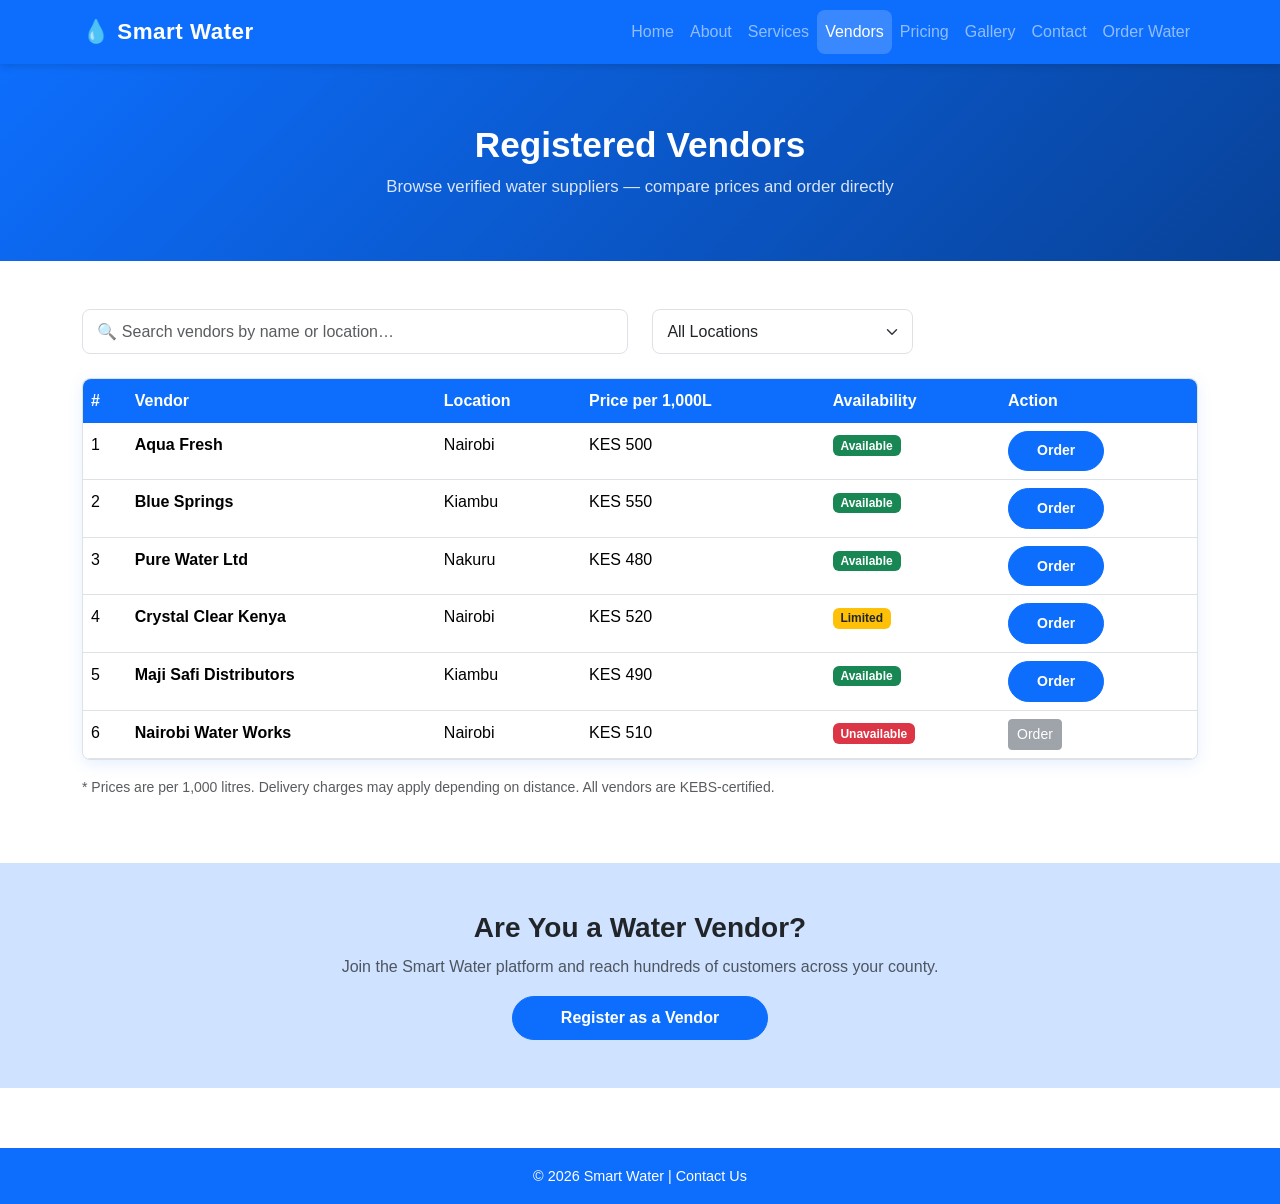
<file: vendors.html>
<!DOCTYPE html>
<html lang="en">
<head>
    <meta charset="UTF-8">
    <meta name="viewport" content="width=device-width, initial-scale=1.0">
    <title>Vendors – Smart Water</title>

    <link href="https://cdn.jsdelivr.net/npm/bootstrap@5.3.7/dist/css/bootstrap.min.css" rel="stylesheet">
    <link rel="stylesheet" href="css/style.css">
</head>
<body>

<!-- ===== NAVIGATION ===== -->
<nav class="navbar navbar-expand-lg navbar-dark bg-primary">
    <div class="container">
        <a class="navbar-brand" href="index.html">💧 Smart Water</a>

        <button class="navbar-toggler" type="button"
                data-bs-toggle="collapse" data-bs-target="#navbarNav"
                aria-controls="navbarNav" aria-expanded="false"
                aria-label="Toggle navigation">
            <span class="navbar-toggler-icon"></span>
        </button>

        <div class="collapse navbar-collapse" id="navbarNav">
            <ul class="navbar-nav ms-auto">
                <li class="nav-item"><a class="nav-link" href="index.html">Home</a></li>
                <li class="nav-item"><a class="nav-link" href="about.html">About</a></li>
                <li class="nav-item"><a class="nav-link" href="services.html">Services</a></li>
                <li class="nav-item"><a class="nav-link active" aria-current="page" href="vendors.html">Vendors</a></li>
                <li class="nav-item"><a class="nav-link" href="pricing.html">Pricing</a></li>
                <li class="nav-item"><a class="nav-link" href="gallery.html">Gallery</a></li>
                <li class="nav-item"><a class="nav-link" href="contact.html">Contact</a></li>
                <li class="nav-item"><a class="nav-link" href="order.html">Order Water</a></li>
            </ul>
        </div>
    </div>
</nav>

<!-- ===== PAGE HEADER ===== -->
<section class="page-header">
    <div class="container">
        <h1>Registered Vendors</h1>
        <p>Browse verified water suppliers — compare prices and order directly</p>
    </div>
</section>

<!-- ===== VENDOR TABLE ===== -->
<section class="container py-5">

    <!-- Search / Filter bar -->
    <div class="row mb-4">
        <div class="col-md-6">
            <input type="text" id="vendorSearch" class="form-control"
                   placeholder="🔍 Search vendors by name or location…"
                   aria-label="Search vendors">
        </div>
        <div class="col-md-3 mt-2 mt-md-0">
            <select id="locationFilter" class="form-select" aria-label="Filter by location">
                <option value="">All Locations</option>
                <option value="Nairobi">Nairobi</option>
                <option value="Kiambu">Kiambu</option>
                <option value="Nakuru">Nakuru</option>
            </select>
        </div>
    </div>

    <div class="card">
        <div class="card-body p-0">
            <div class="table-responsive">
                <table class="table table-hover mb-0" id="vendorTable">
                    <thead class="table-primary">
                        <tr>
                            <th scope="col">#</th>
                            <th scope="col">Vendor</th>
                            <th scope="col">Location</th>
                            <th scope="col">Price per 1,000L</th>
                            <th scope="col">Availability</th>
                            <th scope="col">Action</th>
                        </tr>
                    </thead>
                    <tbody>
                        <tr>
                            <td>1</td>
                            <td><strong>Aqua Fresh</strong></td>
                            <td>Nairobi</td>
                            <td>KES 500</td>
                            <td><span class="badge bg-success">Available</span></td>
                            <td><a href="order.html" class="btn btn-primary btn-sm">Order</a></td>
                        </tr>
                        <tr>
                            <td>2</td>
                            <td><strong>Blue Springs</strong></td>
                            <td>Kiambu</td>
                            <td>KES 550</td>
                            <td><span class="badge bg-success">Available</span></td>
                            <td><a href="order.html" class="btn btn-primary btn-sm">Order</a></td>
                        </tr>
                        <tr>
                            <td>3</td>
                            <td><strong>Pure Water Ltd</strong></td>
                            <td>Nakuru</td>
                            <td>KES 480</td>
                            <td><span class="badge bg-success">Available</span></td>
                            <td><a href="order.html" class="btn btn-primary btn-sm">Order</a></td>
                        </tr>
                        <tr>
                            <td>4</td>
                            <td><strong>Crystal Clear Kenya</strong></td>
                            <td>Nairobi</td>
                            <td>KES 520</td>
                            <td><span class="badge bg-warning text-dark">Limited</span></td>
                            <td><a href="order.html" class="btn btn-primary btn-sm">Order</a></td>
                        </tr>
                        <tr>
                            <td>5</td>
                            <td><strong>Maji Safi Distributors</strong></td>
                            <td>Kiambu</td>
                            <td>KES 490</td>
                            <td><span class="badge bg-success">Available</span></td>
                            <td><a href="order.html" class="btn btn-primary btn-sm">Order</a></td>
                        </tr>
                        <tr>
                            <td>6</td>
                            <td><strong>Nairobi Water Works</strong></td>
                            <td>Nairobi</td>
                            <td>KES 510</td>
                            <td><span class="badge bg-danger">Unavailable</span></td>
                            <td><button class="btn btn-secondary btn-sm" disabled>Order</button></td>
                        </tr>
                    </tbody>
                </table>
            </div>
        </div>
    </div>

    <p class="text-muted mt-3 small">* Prices are per 1,000 litres. Delivery charges may apply depending on distance. All vendors are KEBS-certified.</p>

</section>

<!-- ===== VENDOR CTA ===== -->
<section class="bg-blue-light py-5 text-center">
    <div class="container">
        <h3 class="fw-bold">Are You a Water Vendor?</h3>
        <p class="text-muted mb-3">Join the Smart Water platform and reach hundreds of customers across your county.</p>
        <a href="contact.html" class="btn btn-primary px-5">Register as a Vendor</a>
    </div>
</section>

<!-- ===== FOOTER ===== -->
<footer class="bg-primary text-white text-center p-3">
    <p>&copy; 2026 Smart Water | <a href="contact.html" class="text-white">Contact Us</a></p>
</footer>

<script src="https://cdn.jsdelivr.net/npm/bootstrap@5.3.7/dist/js/bootstrap.bundle.min.js"></script>
<script src="js/script.js"></script>
</body>
</html>
</file>
<file: css/style.css>
/*  CSS Variables (Design Tokens)  */
:root {
    --sw-blue:        #0d6efd;   /* Bootstrap primary – brand blue */
    --sw-blue-dark:   #084298;   /* Darker shade for hover/accents */
    --sw-blue-light:  #cfe2ff;   /* Tint for backgrounds */
    --sw-white:       #ffffff;
    --sw-light:       #f8f9fa;
    --sw-text:        #212529;
    --sw-muted:       #6c757d;
    --sw-border:      #dee2e6;
    --sw-card-shadow: 0 4px 16px rgba(13, 110, 253, 0.10);
    --sw-radius:      0.5rem;
    --sw-transition:  0.25s ease;
}

/*  Global Reset & Base  */
*, *::before, *::after {
    box-sizing: border-box;
}

body {
    font-family: 'Segoe UI', Arial, sans-serif;
    color: var(--sw-text);
    background-color: var(--sw-white);
    line-height: 1.7;
    margin: 0;
}

a {
    color: var(--sw-blue);
    text-decoration: none;
    transition: color var(--sw-transition);
}

a:hover {
    color: var(--sw-blue-dark);
    text-decoration: underline;
}

/*  Navbar  */
.navbar {
    box-shadow: 0 2px 8px rgba(0, 0, 0, 0.15);
}

.navbar-brand {
    font-weight: 700;
    font-size: 1.4rem;
    letter-spacing: 0.5px;
}

.navbar-nav .nav-link {
    font-weight: 500;
    padding: 0.5rem 0.85rem;
    border-radius: var(--sw-radius);
    transition: background-color var(--sw-transition), color var(--sw-transition);
}

.navbar-nav .nav-link:hover,
.navbar-nav .nav-link.active {
    background-color: rgba(255, 255, 255, 0.18);
}

/*  Hero Section (index.html)  */
.hero {
    background: linear-gradient(135deg, var(--sw-blue) 0%, var(--sw-blue-dark) 100%);
    color: var(--sw-white);
    padding: 90px 0 80px;
    text-align: center;
}

.hero h1 {
    font-size: 2.6rem;
    font-weight: 700;
    margin-bottom: 1rem;
}

.hero p {
    font-size: 1.15rem;
    opacity: 0.9;
    max-width: 600px;
    margin: 0 auto 1.8rem;
}

.hero .btn-light {
    font-weight: 600;
    padding: 0.65rem 2rem;
    border-radius: 50px;
    transition: transform var(--sw-transition), box-shadow var(--sw-transition);
}

.hero .btn-light:hover {
    transform: translateY(-2px);
    box-shadow: 0 6px 18px rgba(0, 0, 0, 0.2);
}

/*  Page Header Banner (inner pages)  */
.page-header {
    background: linear-gradient(135deg, var(--sw-blue) 0%, var(--sw-blue-dark) 100%);
    color: var(--sw-white);
    padding: 60px 0;
    text-align: center;
}

.page-header h1 {
    font-size: 2.2rem;
    font-weight: 700;
    margin-bottom: 0.4rem;
}

.page-header p {
    font-size: 1.05rem;
    opacity: 0.85;
    margin-bottom: 0;
}

/*  Section Titles  */
.section-title {
    font-size: 1.75rem;
    font-weight: 700;
    color: var(--sw-blue-dark);
    margin-bottom: 0.4rem;
}

.section-subtitle {
    color: var(--sw-muted);
    font-size: 1rem;
    margin-bottom: 2rem;
}

/*  Cards  */
.card {
    border: 1px solid var(--sw-border);
    border-radius: var(--sw-radius);
    box-shadow: var(--sw-card-shadow);
    transition: transform var(--sw-transition), box-shadow var(--sw-transition);
}

.card:hover {
    transform: translateY(-4px);
    box-shadow: 0 8px 24px rgba(13, 110, 253, 0.18);
}

.card-body h4,
.card-body h5 {
    color: var(--sw-blue-dark);
    font-weight: 700;
}

/* Service icon inside card */
.service-icon {
    font-size: 2.4rem;
    margin-bottom: 0.75rem;
    display: block;
}

/*  Forms  */
.form-control,
.form-select {
    border: 1.5px solid var(--sw-border);
    border-radius: var(--sw-radius);
    padding: 0.6rem 0.9rem;
    transition: border-color var(--sw-transition), box-shadow var(--sw-transition);
}

.form-control:focus,
.form-select:focus {
    border-color: var(--sw-blue);
    box-shadow: 0 0 0 3px rgba(13, 110, 253, 0.18);
    outline: none;
}

/* Validation states */
.form-control.is-invalid,
.form-select.is-invalid {
    border-color: #dc3545;
}

.form-control.is-valid,
.form-select.is-valid {
    border-color: #198754;
}

.custom-form {
    background: var(--sw-light);
    padding: 2rem;
    border-radius: var(--sw-radius);
    border: 1px solid var(--sw-border);
}

/*  Buttons  */
.btn-primary {
    background-color: var(--sw-blue);
    border-color: var(--sw-blue);
    border-radius: 50px;
    padding: 0.55rem 1.75rem;
    font-weight: 600;
    transition: background-color var(--sw-transition), transform var(--sw-transition);
}

.btn-primary:hover {
    background-color: var(--sw-blue-dark);
    border-color: var(--sw-blue-dark);
    transform: translateY(-1px);
}

.btn-outline-primary {
    border-radius: 50px;
    padding: 0.55rem 1.75rem;
    font-weight: 600;
}

/*  Tables  */
.table {
    border-radius: var(--sw-radius);
    overflow: hidden;
}

.table-primary th {
    background-color: var(--sw-blue);
    color: var(--sw-white);
    font-weight: 600;
    border: none;
}

.table-hover tbody tr:hover {
    background-color: var(--sw-blue-light);
}

/*  Gallery */
.gallery-img {
    width: 100%;
    height: 220px;
    object-fit: cover;
    border-radius: var(--sw-radius);
    transition: transform var(--sw-transition), box-shadow var(--sw-transition);
    cursor: pointer;
}

.gallery-img:hover {
    transform: scale(1.03);
    box-shadow: 0 6px 20px rgba(13, 110, 253, 0.22);
}

/*  Pricing Cards  */
.pricing-card {
    border-radius: var(--sw-radius);
    border: 2px solid var(--sw-border);
    transition: transform var(--sw-transition), box-shadow var(--sw-transition);
    text-align: center;
    padding: 2rem 1.5rem;
}

.pricing-card:hover {
    transform: translateY(-6px);
    box-shadow: 0 10px 28px rgba(13, 110, 253, 0.2);
}

.pricing-card.popular {
    border-color: var(--sw-blue);
    background: linear-gradient(160deg, var(--sw-blue-light), var(--sw-white));
}

.pricing-card .price {
    font-size: 2.4rem;
    font-weight: 800;
    color: var(--sw-blue-dark);
}

.pricing-card .price span {
    font-size: 1rem;
    font-weight: 400;
    color: var(--sw-muted);
}

.pricing-badge {
    background: var(--sw-blue);
    color: var(--sw-white);
    font-size: 0.75rem;
    font-weight: 700;
    padding: 0.25rem 0.8rem;
    border-radius: 50px;
    text-transform: uppercase;
    letter-spacing: 0.5px;
}

/*  "Why Choose Us" Stats Row  */
.stat-box {
    text-align: center;
    padding: 1.5rem 1rem;
}

.stat-box .stat-number {
    font-size: 2.2rem;
    font-weight: 800;
    color: var(--sw-blue);
    display: block;
}

.stat-box .stat-label {
    color: var(--sw-muted);
    font-size: 0.9rem;
}

/*  Alert / Toast for form feedback */
#form-feedback {
    display: none;
    border-radius: var(--sw-radius);
}

/* Footer */
footer {
    margin-top: 60px;
}

footer p {
    margin-bottom: 0;
    font-size: 0.9rem;
}

/*  Utility  */
.bg-blue-light {
    background-color: var(--sw-blue-light);
}

.text-blue-dark {
    color: var(--sw-blue-dark);
}

/*  Responsive tweaks  */
@media (max-width: 768px) {
    .hero h1 {
        font-size: 1.9rem;
    }

    .page-header h1 {
        font-size: 1.65rem;
    }

    .pricing-card {
        margin-bottom: 1.5rem;
    }

    .custom-form {
        padding: 1.25rem;
    }
}
</file>
